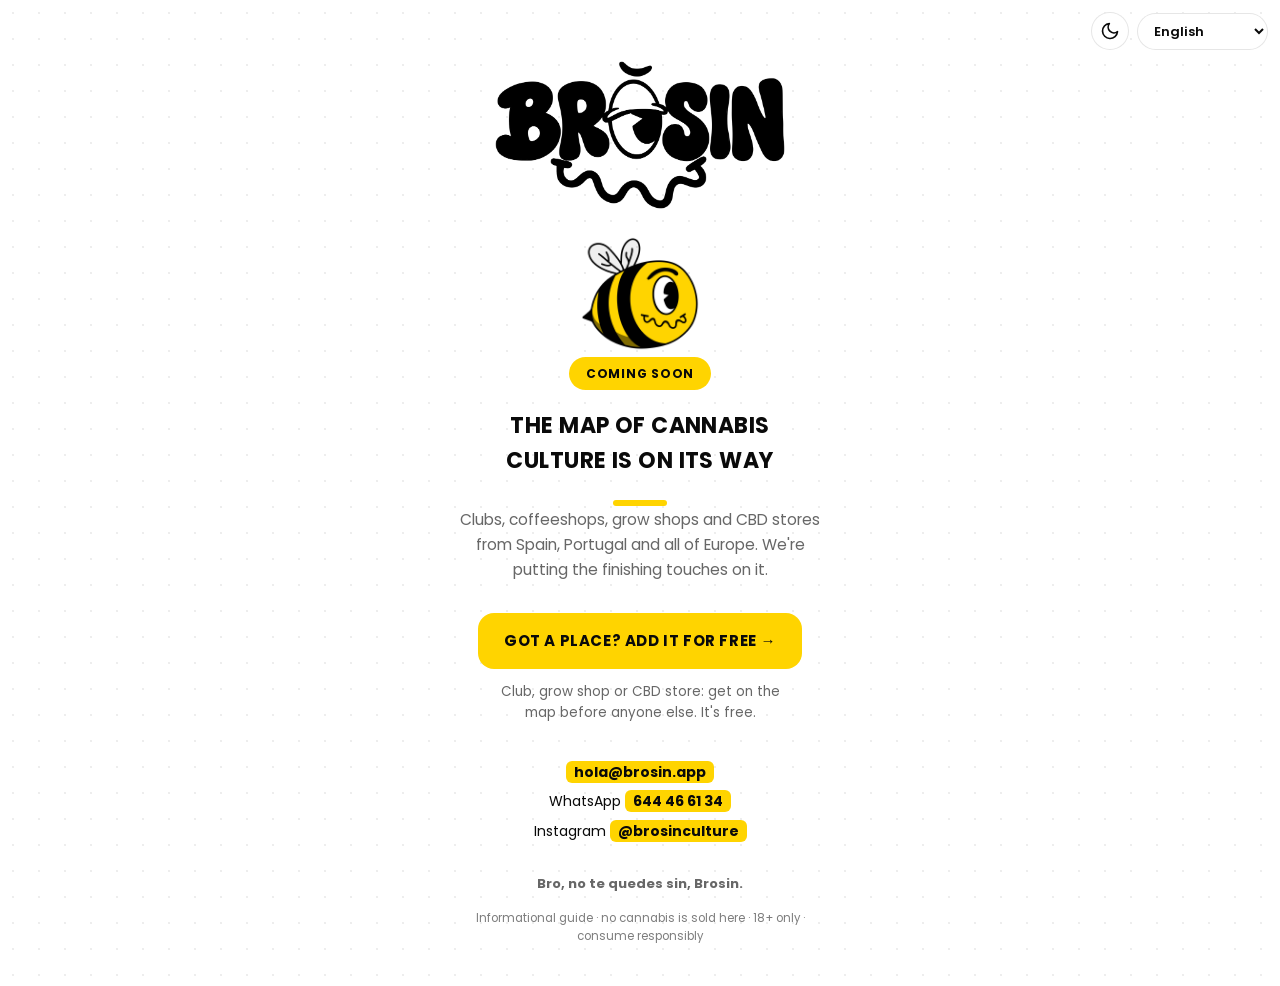
<file: index.html>
<!DOCTYPE html>
<html lang="es" data-theme="light">
<head>
<meta charset="UTF-8">
<meta name="viewport" content="width=device-width, initial-scale=1.0">
<meta name="theme-color" content="#FFFFFF">
<title>Brosin · Muy pronto</title>
<link rel="icon" href="assets/favicon-48.png" type="image/png">
<link rel="apple-touch-icon" href="assets/apple-touch-icon.png">
<script>(function(){try{var t=localStorage.getItem('brosin_theme');document.documentElement.setAttribute('data-theme',t==='dark'?'dark':'light');}catch(e){document.documentElement.setAttribute('data-theme','light');}})();</script>
<link rel="preconnect" href="https://fonts.googleapis.com">
<link rel="preconnect" href="https://fonts.gstatic.com" crossorigin>
<link href="https://fonts.googleapis.com/css2?family=Poppins:wght@400;500;700&display=swap" rel="stylesheet">
<style>
/* BROSIN · tokens Manual de Marca v3 (cap. 8.2) */
:root{
  --amarillo:#FFD400; --negro:#0A0A0A; --blanco:#FFFFFF; --morado:#9013FE;
  --carbon:#121212; --panal:#2A2A2A; --humo:#BDBDBD;
  --font:'Poppins',-apple-system,'Segoe UI',Roboto,Arial,sans-serif;
  --r-chip:16px; --r-pill:999px;
  /* Semánticas — MODO CLARO por defecto (tabla 4.3) */
  --bg:#FFFFFF; --card:#FFFFFF; --borde:rgba(10,10,10,.10);
  --texto:#0A0A0A; --texto-2:rgba(10,10,10,.62); --acento-txt:#0A0A0A;
  --dots:radial-gradient(rgba(10,10,10,.07) 1.1px,transparent 1.2px);
  --soon-bg:#FFD400; --soon-txt:#0A0A0A; --soon-bd:transparent;
}
html[data-theme="dark"]{
  --bg:#0A0A0A; --card:#121212; --borde:#2A2A2A;
  --texto:#FFFFFF; --texto-2:#BDBDBD; --acento-txt:#FFD400;
  --dots:radial-gradient(rgba(255,212,0,.09) 1.1px,transparent 1.2px);
  --soon-bg:#121212; --soon-txt:#FFD400; --soon-bd:#2A2A2A;
}
*{box-sizing:border-box}
body{margin:0;min-height:100vh;background:var(--bg);color:var(--texto);font-family:var(--font);font-size:16px;line-height:1.6;
  display:flex;flex-direction:column;align-items:center;justify-content:center;text-align:center;
  padding:56px 20px 40px;background-image:var(--dots);background-size:26px 26px;transition:background .25s,color .25s}
img{display:block}
.logo{width:min(70vw,300px);height:auto;margin:0 auto 22px}
html[data-theme="light"] .logo-dark{display:none}
html[data-theme="dark"] .logo-light{display:none}
.mascota{width:120px;height:auto;margin:0 auto 6px}
.soon{display:inline-block;background:var(--soon-bg);border:1px solid var(--soon-bd);border-radius:var(--r-pill);
  padding:6px 16px;font-size:12px;font-weight:700;letter-spacing:.06em;text-transform:uppercase;color:var(--soon-txt)}
h1{font-size:22px;font-weight:700;text-transform:uppercase;letter-spacing:.02em;margin:18px 0 8px;max-width:22ch}
.rule{width:54px;height:6px;background:var(--amarillo);border-radius:var(--r-pill);margin:14px auto 2px}
p.lead{color:var(--texto-2);max-width:42ch;margin:0 auto;font-size:15.5px}
.cta{margin-top:30px;display:inline-block;background:var(--amarillo);color:var(--negro);font-weight:700;font-size:15px;
  letter-spacing:.04em;text-transform:uppercase;padding:16px 26px;border-radius:var(--r-chip);text-decoration:none}
.sub{margin-top:12px;color:var(--texto-2);font-size:13.5px;max-width:34ch}
.contact{margin-top:34px;color:var(--texto);font-size:14px;line-height:2.1}
.contact b{color:var(--negro);background:var(--amarillo);padding:1px 8px;border-radius:6px}
html[data-theme="dark"] .contact b{color:var(--amarillo);background:transparent;padding:0}
.firma{margin-top:28px;font-size:13px;font-weight:700;color:var(--texto-2)}
.legal{margin-top:14px;font-size:11.5px;color:var(--texto-2);opacity:.85;max-width:44ch}
a.cta:focus-visible{outline:2px solid var(--amarillo);outline-offset:3px}
/* Controles tema + idioma */
#brosinCtrls{position:fixed;top:12px;right:12px;z-index:9998;display:flex;gap:8px;align-items:center}
#brosinTheme{width:38px;height:38px;display:flex;align-items:center;justify-content:center;background:var(--card);border:1px solid var(--borde);border-radius:var(--r-pill);color:var(--texto);cursor:pointer;padding:0}
#brosinTheme svg{width:20px;height:20px;stroke:currentColor;stroke-width:2;fill:none;stroke-linecap:round;stroke-linejoin:round}
#brosinLang{font-family:var(--font);font-size:13px;font-weight:600;background:var(--card);color:var(--texto);border:1px solid var(--borde);border-radius:var(--r-pill);padding:7px 12px;cursor:pointer}
#brosinTheme:focus-visible,#brosinLang:focus-visible{outline:2px solid var(--amarillo);outline-offset:2px}
</style>
</head>
<body>
  <img class="logo logo-dark" src="assets/logo-amarillo.png" alt="Brosin">
  <img class="logo logo-light" src="assets/logo-negro.png" alt="Brosin">
  <img class="mascota" src="assets/mascotas/abeja.png" alt="">
  <div class="soon" data-i18n="soon">Muy pronto</div>
  <h1 data-i18n="mp_h1">El mapa de la cultura cannábica está en camino</h1>
  <div class="rule"></div>
  <p class="lead" data-i18n="mp_lead">Clubes, coffeeshops, grow shops y tiendas de CBD de España, Portugal y toda Europa. Le estamos dando los últimos toques.</p>

  <a class="cta" href="formulario.html" data-i18n="mp_cta">¿Tienes un local? Añádelo gratis →</a>
  <div class="sub" data-i18n="mp_sub">Club, grow shop o tienda de CBD: entra antes que nadie en el mapa. Es gratis.</div>

  <div class="contact">
    <b>hola@brosin.app</b><br>
    WhatsApp <b>644 46 61 34</b><br>
    Instagram <b>@brosinculture</b>
  </div>

  <div class="firma">Bro, no te quedes sin, Brosin.</div>
  <div class="legal" data-i18n="legal_mini">Guía informativa · aquí no se vende cannabis · solo mayores de 18 años · consume con responsabilidad</div>

  <script src="brosin-i18n.js?v=3"></script>
</body>
</html>
</file>
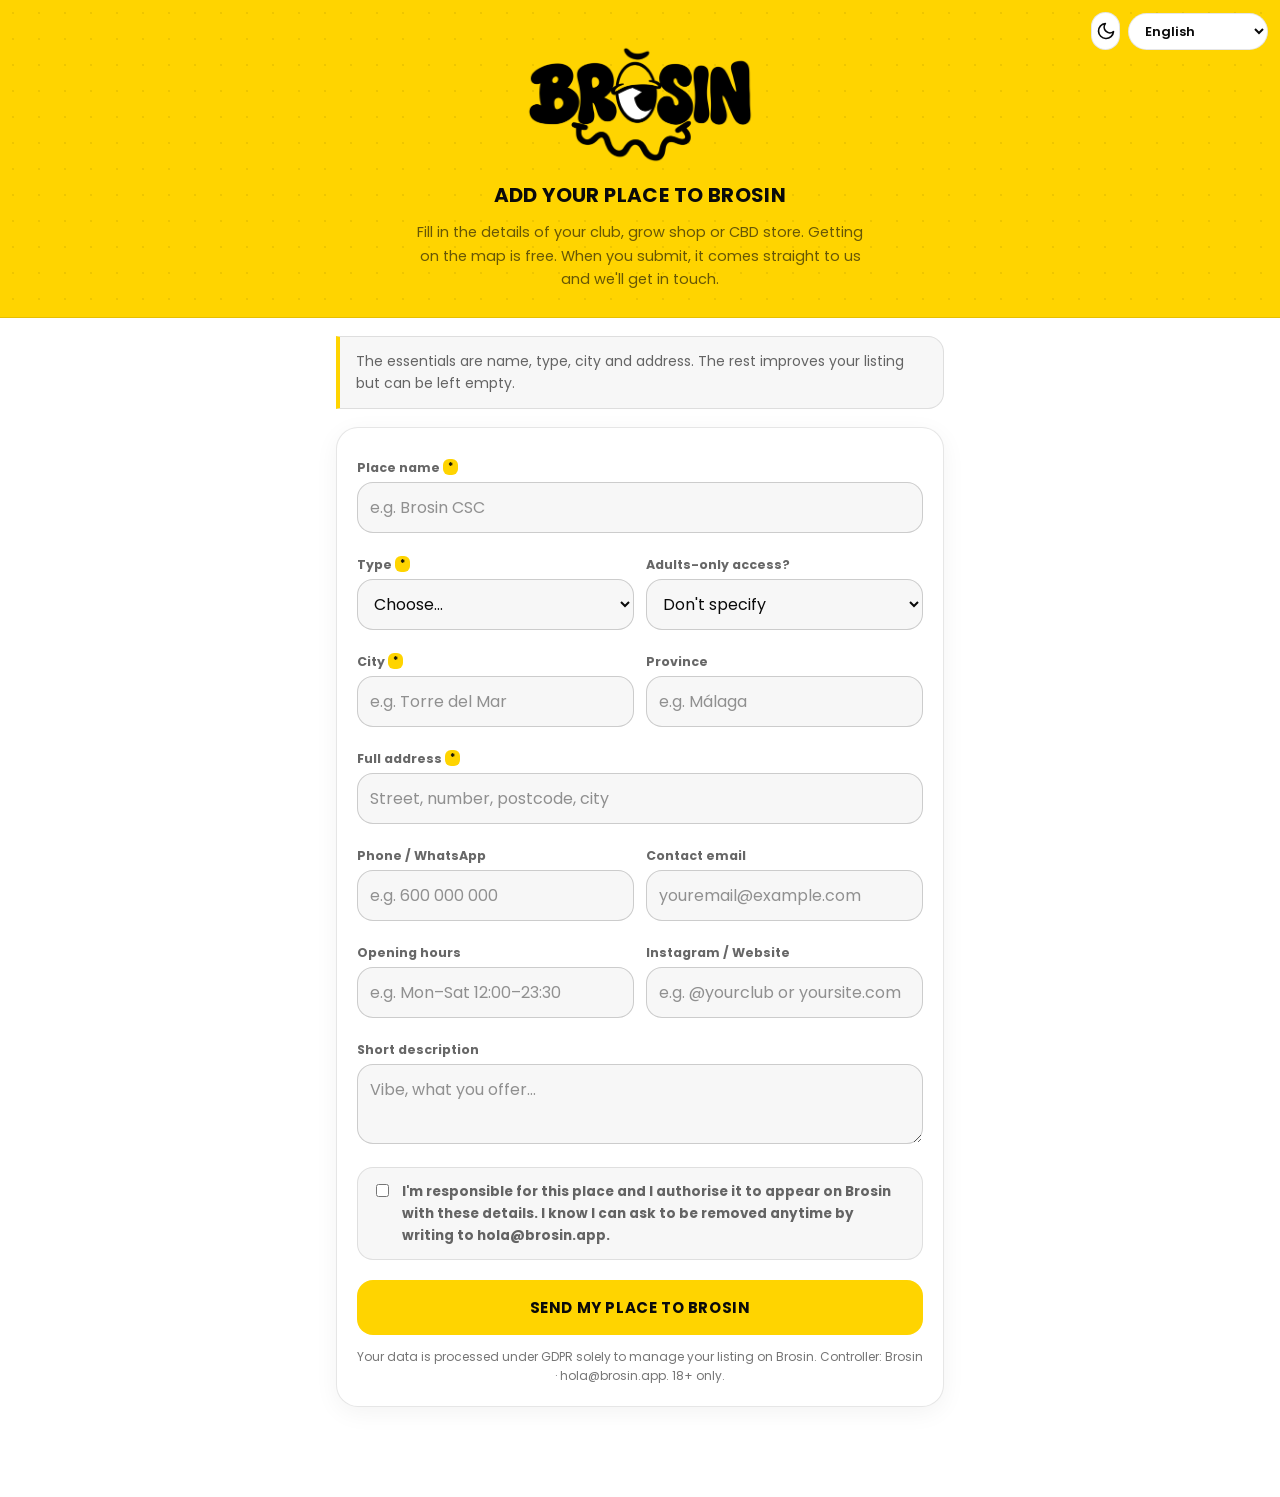
<file: formulario.html>
<!DOCTYPE html>
<html lang="es" data-theme="light">
<head>
<meta charset="UTF-8">
<meta name="viewport" content="width=device-width, initial-scale=1.0">
<meta name="theme-color" content="#FFFFFF">
<title>Brosin · Añade tu local</title>
<link rel="icon" href="assets/favicon-48.png" type="image/png">
<link rel="apple-touch-icon" href="assets/apple-touch-icon.png">
<script>(function(){try{var t=localStorage.getItem('brosin_theme');document.documentElement.setAttribute('data-theme',t==='dark'?'dark':'light');}catch(e){document.documentElement.setAttribute('data-theme','light');}})();</script>
<link rel="preconnect" href="https://fonts.googleapis.com">
<link rel="preconnect" href="https://fonts.gstatic.com" crossorigin>
<link href="https://fonts.googleapis.com/css2?family=Poppins:wght@400;500;700&display=swap" rel="stylesheet">
<style>
/* BROSIN · tokens del Manual de Marca v3 (cap. 8.2) */
:root{
  --amarillo:#FFD400; --negro:#0A0A0A; --blanco:#FFFFFF; --morado:#9013FE;
  --carbon:#121212; --panal:#2A2A2A; --humo:#BDBDBD;
  --font:'Poppins',-apple-system,'Segoe UI',Roboto,Arial,sans-serif;
  --r-card:22px; --r-chip:16px; --r-pill:999px;
  /* Semánticas — MODO CLARO por defecto (tabla 4.3) */
  --bg:#FFFFFF; --card:#FFFFFF; --borde:rgba(10,10,10,.10);
  --texto:#0A0A0A; --texto-2:rgba(10,10,10,.62); --acento-txt:#0A0A0A; --focus:#0A0A0A;
  --dots:radial-gradient(rgba(10,10,10,.07) 1.1px,transparent 1.2px);
  --input-bg:#F7F7F7; --input-bd:rgba(10,10,10,.18); --intro-bg:#F7F7F7;
  --soon-bg:#FFD400; --soon-txt:#0A0A0A; --soon-bd:transparent; --header-bg:#FFD400;
}
html[data-theme="dark"]{
  --bg:#0A0A0A; --card:#121212; --borde:#2A2A2A;
  --texto:#FFFFFF; --texto-2:#BDBDBD; --acento-txt:#FFD400; --focus:#FFD400;
  --dots:radial-gradient(rgba(255,212,0,.09) 1.1px,transparent 1.2px);
  --input-bg:#0A0A0A; --input-bd:#2A2A2A; --intro-bg:#121212;
  --soon-bg:#0A0A0A; --soon-txt:#FFD400; --soon-bd:#2A2A2A; --header-bg:#0A0A0A;
}
*{box-sizing:border-box}
body{margin:0;background:var(--bg);color:var(--texto);font-family:var(--font);font-size:16px;line-height:1.6;transition:background .25s,color .25s}
img{display:block}
.wrap{max-width:640px;margin:0 auto;padding:0 16px 90px}
header{background:var(--header-bg);padding:44px 16px 26px;text-align:center;background-image:var(--dots);background-size:26px 26px;border-bottom:1px solid var(--borde)}
header .logo{width:min(52vw,230px);height:auto;margin:0 auto 14px}
html[data-theme="light"] .logo-dark{display:none}
html[data-theme="dark"] .logo-light{display:none}
header h1{font-size:20px;font-weight:700;text-transform:uppercase;letter-spacing:.02em;margin:0}
header p{margin:10px auto 0;max-width:52ch;font-size:14.5px;color:var(--texto-2)}
header p b{color:var(--texto)}
.intro{background:var(--intro-bg);border:1px solid var(--borde);border-left:4px solid var(--amarillo);color:var(--texto-2);border-radius:0 var(--r-chip) var(--r-chip) 0;padding:13px 16px;font-size:14px;margin:18px 0}
.intro b{color:var(--texto)}
.card{background:var(--card);border:1px solid var(--borde);border-radius:var(--r-card);padding:20px;box-shadow:0 6px 24px rgba(10,10,10,.05)}
.grid{display:grid;grid-template-columns:1fr 1fr;gap:12px}
label{display:block;font-size:12.5px;font-weight:700;margin:10px 0 4px;color:var(--texto-2)}
label .req{display:inline-block;background:var(--amarillo);color:var(--negro);font-size:10px;line-height:1;padding:3px 5px;border-radius:6px;vertical-align:middle;transform:translateY(-1px)}
html[data-theme="dark"] label .req{background:transparent;color:var(--amarillo);padding:0;font-size:inherit;transform:none}
input,select,textarea{width:100%;font-family:inherit;font-size:16px;padding:12px;border:1px solid var(--input-bd);border-radius:var(--r-chip);background:var(--input-bg);color:var(--texto)}
input::placeholder,textarea::placeholder{color:var(--texto-2);opacity:.7}
input:focus,select:focus,textarea:focus{outline:none;border-color:var(--focus)}
select option{background:var(--card);color:var(--texto)}
textarea{resize:vertical;min-height:80px}
.full{grid-column:1/-1}
.consent{display:flex;gap:10px;align-items:flex-start;background:var(--input-bg);border:1px solid var(--borde);border-radius:var(--r-chip);padding:13px 14px;margin-top:16px;font-size:13.5px;color:var(--texto-2)}
.consent b{color:var(--texto)}
.consent input{width:auto;margin-top:3px;flex:none;accent-color:var(--amarillo)}
.btn{width:100%;margin-top:16px;background:var(--amarillo);color:var(--negro);font-family:inherit;font-weight:700;font-size:15px;letter-spacing:.04em;text-transform:uppercase;border:none;border-radius:var(--r-chip);padding:16px;cursor:pointer}
.btn:disabled{opacity:.6;cursor:default}
.legal{font-size:12px;color:var(--texto-2);margin-top:12px;text-align:center;opacity:.9}
.ok{display:none;text-align:center;background:var(--card);border:1px solid var(--borde);color:var(--texto);border-radius:var(--r-card);padding:40px 24px;background-image:var(--dots);background-size:26px 26px}
.ok img{height:130px;width:auto;margin:0 auto 8px}
.ok h2{color:var(--texto);font-size:22px;font-weight:700;text-transform:uppercase;letter-spacing:.02em;margin:10px 0}
.ok p{color:var(--texto-2);max-width:36ch;margin:0 auto}
.ok .pill{display:inline-block;margin-top:16px;background:var(--soon-bg);border:1px solid var(--soon-bd);border-radius:var(--r-pill);padding:6px 15px;font-size:11.5px;font-weight:700;color:var(--soon-txt)}
.err{display:none;background:#241012;border:1px solid #5a2626;color:#ff8a8a;border-radius:var(--r-chip);padding:12px 14px;font-size:14px;margin-top:12px;text-align:center}
button:focus-visible,a:focus-visible,input:focus-visible,select:focus-visible,textarea:focus-visible{outline:2px solid var(--amarillo);outline-offset:2px}
/* Controles tema + idioma */
#brosinCtrls{position:fixed;top:12px;right:12px;z-index:9998;display:flex;gap:8px;align-items:center}
#brosinTheme{width:38px;height:38px;display:flex;align-items:center;justify-content:center;background:var(--card);border:1px solid var(--borde);border-radius:var(--r-pill);color:var(--texto);cursor:pointer;padding:0}
#brosinTheme svg{width:20px;height:20px;stroke:currentColor;stroke-width:2;fill:none;stroke-linecap:round;stroke-linejoin:round}
#brosinLang{font-family:var(--font);font-size:13px;font-weight:600;background:var(--card);color:var(--texto);border:1px solid var(--borde);border-radius:var(--r-pill);padding:7px 12px;cursor:pointer}
@media(max-width:560px){.grid{grid-template-columns:1fr}}
</style>
</head>
<body>
<header>
  <img class="logo logo-dark" src="assets/logo-amarillo.png" alt="Brosin">
  <img class="logo logo-light" src="assets/logo-negro.png" alt="Brosin">
  <h1 data-i18n="f_title">Añade tu local a Brosin</h1>
  <p data-i18n="f_intro">Rellena los datos de tu club, grow shop o tienda de CBD. Es gratis salir en el mapa. Al enviar, nos llegan directamente y te contactamos.</p>
</header>
<div class="wrap">
  <div class="intro" data-i18n="f_note">Lo imprescindible es nombre, tipo, ciudad y dirección. El resto mejora tu ficha pero puede ir vacío.</div>

  <form id="f" class="card" action="https://formsubmit.co/ajax/hola@brosin.app" method="POST">
    <input type="hidden" name="_subject" value="Nuevo local para Brosin">
    <input type="hidden" name="_template" value="table">
    <input type="hidden" name="_captcha" value="false">
    <div class="grid">
      <div class="full"><label><span data-i18n="l_nombre">Nombre del local</span> <span class="req">*</span></label><input name="Nombre" required placeholder="Ej: Brosin CSC" data-i18n-ph="ph_nombre"></div>
      <div><label><span data-i18n="l_tipo">Tipo</span> <span class="req">*</span></label>
        <select name="Tipo" required>
          <option value="" data-i18n="opt_elige">Elige…</option>
          <option value="Club Social de Cannabis (CSC)" data-i18n="opt_csc">Club Social de Cannabis (CSC)</option>
          <option value="Grow shop" data-i18n="opt_grow">Grow shop</option>
          <option value="Tienda de CBD" data-i18n="opt_cbd">Tienda de CBD</option>
          <option value="Coffeeshop" data-i18n="opt_coffee">Coffeeshop</option>
          <option value="Medicinal" data-i18n="opt_med">Medicinal</option>
          <option value="Empresa del sector" data-i18n="opt_emp">Empresa del sector</option>
        </select>
      </div>
      <div><label data-i18n="l_edad">¿Acceso solo adultos?</label>
        <select name="Solo adultos"><option value="" data-i18n="opt_noind">No indicar</option><option>+18</option><option>+21</option></select>
      </div>
      <div><label><span data-i18n="l_ciudad">Ciudad</span> <span class="req">*</span></label><input name="Ciudad" required placeholder="Ej: Torre del Mar" data-i18n-ph="ph_ciudad"></div>
      <div><label data-i18n="l_prov">Provincia</label><input name="Provincia" placeholder="Ej: Málaga" data-i18n-ph="ph_prov"></div>
      <div class="full"><label><span data-i18n="l_dir">Dirección completa</span> <span class="req">*</span></label><input name="Direccion" required placeholder="Calle, número, CP, ciudad" data-i18n-ph="ph_dir"></div>
      <div><label data-i18n="l_tel">Teléfono / WhatsApp</label><input name="Telefono" placeholder="Ej: 600 000 000" data-i18n-ph="ph_tel"></div>
      <div><label data-i18n="l_email">Email de contacto</label><input type="email" name="Email" placeholder="tucorreo@ejemplo.com" data-i18n-ph="ph_email"></div>
      <div><label data-i18n="l_horario">Horario</label><input name="Horario" placeholder="Ej: L–S 12:00–23:30" data-i18n-ph="ph_horario"></div>
      <div><label data-i18n="l_redes">Instagram / Web</label><input name="Instagram o web" placeholder="Ej: @tuclub o tuweb.es" data-i18n-ph="ph_redes"></div>
      <div class="full"><label data-i18n="l_desc">Descripción corta</label><textarea name="Descripcion" placeholder="Ambiente, qué ofreces…" data-i18n-ph="ph_desc"></textarea></div>
    </div>

    <label class="consent">
      <input type="checkbox" name="Consentimiento" value="Sí, soy responsable y autorizo aparecer en Brosin" required>
      <span data-i18n="consent">Soy responsable de este local y autorizo que aparezca en Brosin con estos datos. Sé que puedo pedir la baja cuando quiera escribiendo a hola@brosin.app.</span>
    </label>

    <button class="btn" type="submit" id="btn" data-i18n="btn">Enviar mi local a Brosin</button>
    <div class="err" id="err" data-i18n="err">Ups, algo falló al enviar. Inténtalo de nuevo o escríbenos a hola@brosin.app.</div>
    <div class="legal" data-i18n="legal_form">Tus datos se tratan conforme al RGPD solo para gestionar tu alta en Brosin. Responsable: Brosin · hola@brosin.app. Solo +18.</div>
  </form>

  <div class="ok" id="ok">
    <img src="assets/mascotas/abeja.png" alt="">
    <h2 data-i18n="ok_title">¡Recibido, bro!</h2>
    <p data-i18n="ok_msg">Ya tenemos tu local. Le echamos un ojo y te contactamos para dejarlo perfecto en el mapa. ¡Gracias por sumarte a la colmena!</p>
    <div><span class="pill">Bro, no te quedes sin, Brosin.</span></div>
  </div>
</div>

<script src="brosin-i18n.js?v=3"></script>
<script>
var f=document.getElementById('f');
f.addEventListener('submit',function(e){
  e.preventDefault();
  var btn=document.getElementById('btn'); var err=document.getElementById('err');
  var T=(window.BrosinI18n&&window.BrosinI18n.t)?window.BrosinI18n.t:function(k){return '';};
  err.style.display='none'; btn.disabled=true; btn.textContent=T('sending')||'Enviando…';
  fetch(f.action,{method:'POST',body:new FormData(f),headers:{'Accept':'application/json'}})
  .then(function(r){ return r.json().catch(function(){return {};}); })
  .then(function(){ f.style.display='none'; document.getElementById('ok').style.display='block'; window.scrollTo({top:0,behavior:'smooth'}); })
  .catch(function(){ err.style.display='block'; btn.disabled=false; btn.textContent=T('btn')||'Enviar mi local a Brosin'; });
});
</script>
</body>
</html>
</file>
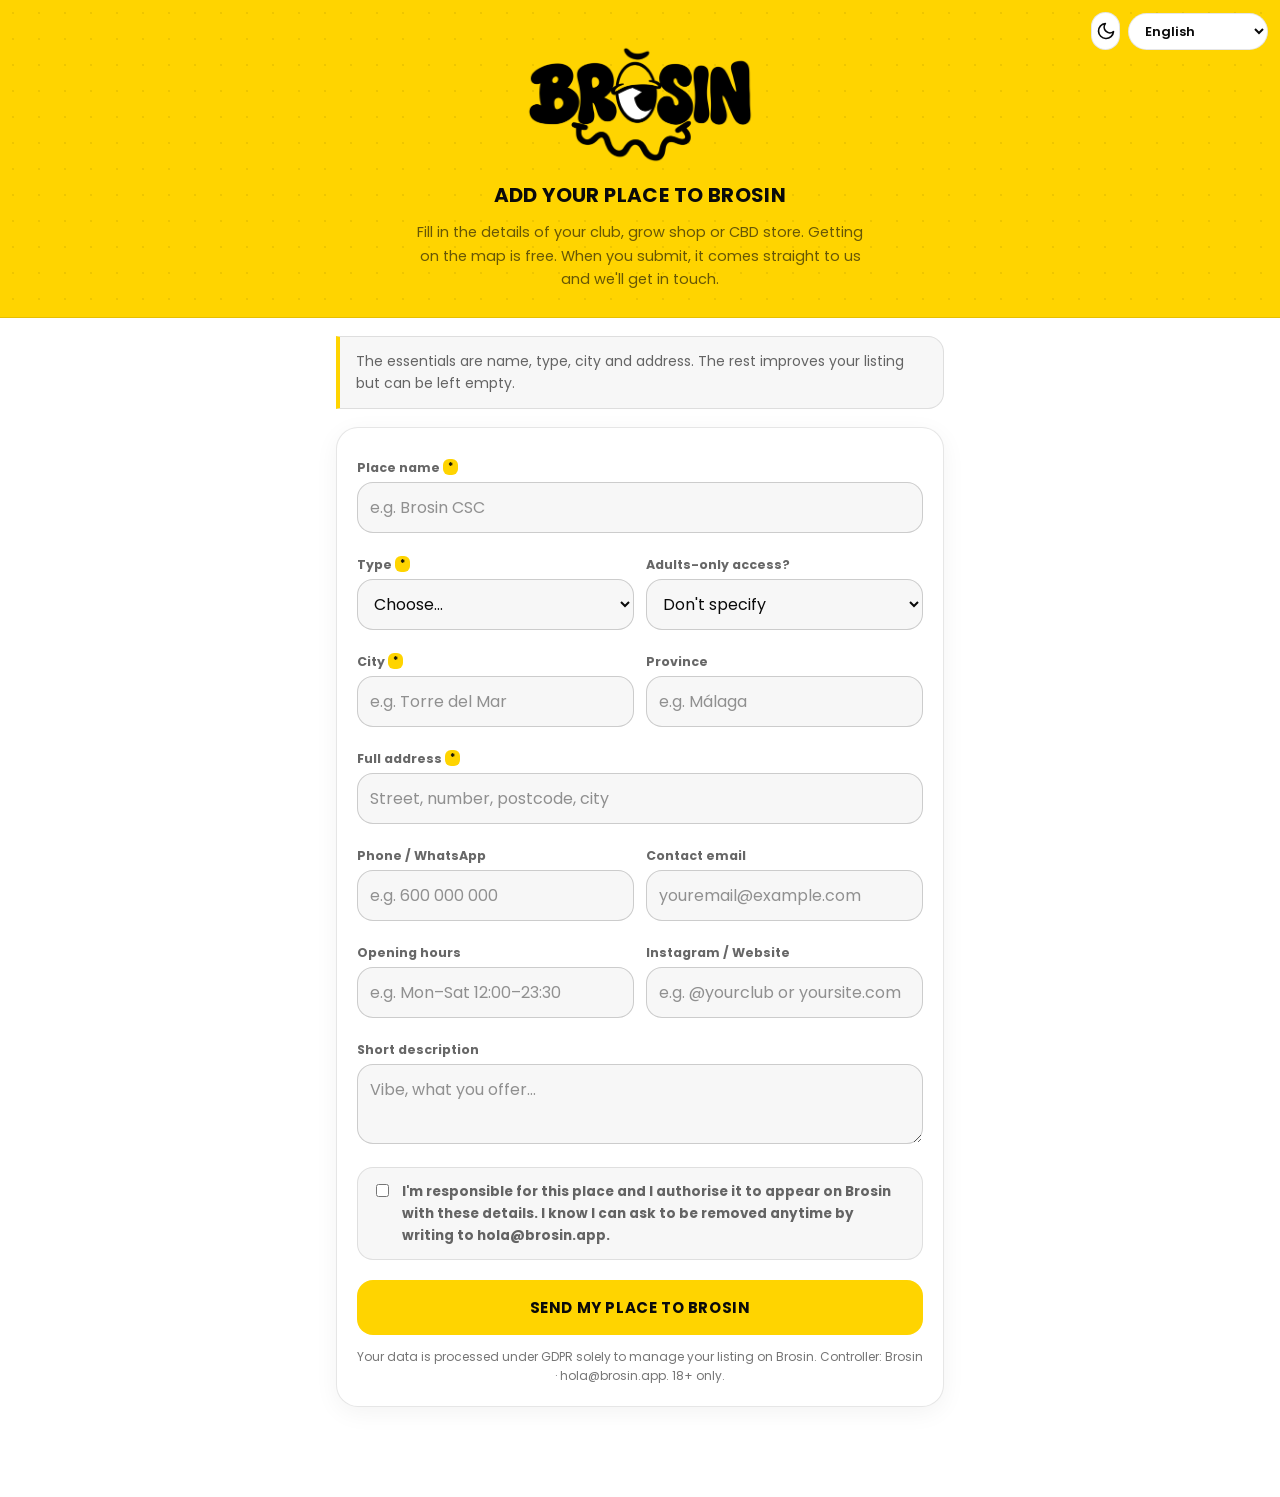
<file: preview-publico/formulario.html>
<!DOCTYPE html>
<html lang="es" data-theme="light">
<head>
<meta charset="UTF-8">
<meta name="viewport" content="width=device-width, initial-scale=1.0">
<meta name="theme-color" content="#FFFFFF">
<title>Brosin · Añade tu local</title>
<link rel="icon" href="assets/favicon-48.png" type="image/png">
<link rel="apple-touch-icon" href="assets/apple-touch-icon.png">
<script>(function(){try{var t=localStorage.getItem('brosin_theme');document.documentElement.setAttribute('data-theme',t==='dark'?'dark':'light');}catch(e){document.documentElement.setAttribute('data-theme','light');}})();</script>
<link rel="preconnect" href="https://fonts.googleapis.com">
<link rel="preconnect" href="https://fonts.gstatic.com" crossorigin>
<link href="https://fonts.googleapis.com/css2?family=Poppins:wght@400;500;700&display=swap" rel="stylesheet">
<style>
/* BROSIN · tokens del Manual de Marca v3 (cap. 8.2) */
:root{
  --amarillo:#FFD400; --negro:#0A0A0A; --blanco:#FFFFFF; --morado:#9013FE;
  --carbon:#121212; --panal:#2A2A2A; --humo:#BDBDBD;
  --font:'Poppins',-apple-system,'Segoe UI',Roboto,Arial,sans-serif;
  --r-card:22px; --r-chip:16px; --r-pill:999px;
  /* Semánticas — MODO CLARO por defecto (tabla 4.3) */
  --bg:#FFFFFF; --card:#FFFFFF; --borde:rgba(10,10,10,.10);
  --texto:#0A0A0A; --texto-2:rgba(10,10,10,.62); --acento-txt:#0A0A0A; --focus:#0A0A0A;
  --dots:radial-gradient(rgba(10,10,10,.07) 1.1px,transparent 1.2px);
  --input-bg:#F7F7F7; --input-bd:rgba(10,10,10,.18); --intro-bg:#F7F7F7;
  --soon-bg:#FFD400; --soon-txt:#0A0A0A; --soon-bd:transparent; --header-bg:#FFD400;
}
html[data-theme="dark"]{
  --bg:#0A0A0A; --card:#121212; --borde:#2A2A2A;
  --texto:#FFFFFF; --texto-2:#BDBDBD; --acento-txt:#FFD400; --focus:#FFD400;
  --dots:radial-gradient(rgba(255,212,0,.09) 1.1px,transparent 1.2px);
  --input-bg:#0A0A0A; --input-bd:#2A2A2A; --intro-bg:#121212;
  --soon-bg:#0A0A0A; --soon-txt:#FFD400; --soon-bd:#2A2A2A; --header-bg:#0A0A0A;
}
*{box-sizing:border-box}
body{margin:0;background:var(--bg);color:var(--texto);font-family:var(--font);font-size:16px;line-height:1.6;transition:background .25s,color .25s}
img{display:block}
.wrap{max-width:640px;margin:0 auto;padding:0 16px 90px}
header{background:var(--header-bg);padding:44px 16px 26px;text-align:center;background-image:var(--dots);background-size:26px 26px;border-bottom:1px solid var(--borde)}
header .logo{width:min(52vw,230px);height:auto;margin:0 auto 14px}
html[data-theme="light"] .logo-dark{display:none}
html[data-theme="dark"] .logo-light{display:none}
header h1{font-size:20px;font-weight:700;text-transform:uppercase;letter-spacing:.02em;margin:0}
header p{margin:10px auto 0;max-width:52ch;font-size:14.5px;color:var(--texto-2)}
header p b{color:var(--texto)}
.intro{background:var(--intro-bg);border:1px solid var(--borde);border-left:4px solid var(--amarillo);color:var(--texto-2);border-radius:0 var(--r-chip) var(--r-chip) 0;padding:13px 16px;font-size:14px;margin:18px 0}
.intro b{color:var(--texto)}
.card{background:var(--card);border:1px solid var(--borde);border-radius:var(--r-card);padding:20px;box-shadow:0 6px 24px rgba(10,10,10,.05)}
.grid{display:grid;grid-template-columns:1fr 1fr;gap:12px}
label{display:block;font-size:12.5px;font-weight:700;margin:10px 0 4px;color:var(--texto-2)}
label .req{display:inline-block;background:var(--amarillo);color:var(--negro);font-size:10px;line-height:1;padding:3px 5px;border-radius:6px;vertical-align:middle;transform:translateY(-1px)}
html[data-theme="dark"] label .req{background:transparent;color:var(--amarillo);padding:0;font-size:inherit;transform:none}
input,select,textarea{width:100%;font-family:inherit;font-size:16px;padding:12px;border:1px solid var(--input-bd);border-radius:var(--r-chip);background:var(--input-bg);color:var(--texto)}
input::placeholder,textarea::placeholder{color:var(--texto-2);opacity:.7}
input:focus,select:focus,textarea:focus{outline:none;border-color:var(--focus)}
select option{background:var(--card);color:var(--texto)}
textarea{resize:vertical;min-height:80px}
.full{grid-column:1/-1}
.consent{display:flex;gap:10px;align-items:flex-start;background:var(--input-bg);border:1px solid var(--borde);border-radius:var(--r-chip);padding:13px 14px;margin-top:16px;font-size:13.5px;color:var(--texto-2)}
.consent b{color:var(--texto)}
.consent input{width:auto;margin-top:3px;flex:none;accent-color:var(--amarillo)}
.btn{width:100%;margin-top:16px;background:var(--amarillo);color:var(--negro);font-family:inherit;font-weight:700;font-size:15px;letter-spacing:.04em;text-transform:uppercase;border:none;border-radius:var(--r-chip);padding:16px;cursor:pointer}
.btn:disabled{opacity:.6;cursor:default}
.legal{font-size:12px;color:var(--texto-2);margin-top:12px;text-align:center;opacity:.9}
.ok{display:none;text-align:center;background:var(--card);border:1px solid var(--borde);color:var(--texto);border-radius:var(--r-card);padding:40px 24px;background-image:var(--dots);background-size:26px 26px}
.ok img{height:130px;width:auto;margin:0 auto 8px}
.ok h2{color:var(--texto);font-size:22px;font-weight:700;text-transform:uppercase;letter-spacing:.02em;margin:10px 0}
.ok p{color:var(--texto-2);max-width:36ch;margin:0 auto}
.ok .pill{display:inline-block;margin-top:16px;background:var(--soon-bg);border:1px solid var(--soon-bd);border-radius:var(--r-pill);padding:6px 15px;font-size:11.5px;font-weight:700;color:var(--soon-txt)}
.err{display:none;background:#241012;border:1px solid #5a2626;color:#ff8a8a;border-radius:var(--r-chip);padding:12px 14px;font-size:14px;margin-top:12px;text-align:center}
button:focus-visible,a:focus-visible,input:focus-visible,select:focus-visible,textarea:focus-visible{outline:2px solid var(--amarillo);outline-offset:2px}
/* Controles tema + idioma */
#brosinCtrls{position:fixed;top:12px;right:12px;z-index:9998;display:flex;gap:8px;align-items:center}
#brosinTheme{width:38px;height:38px;display:flex;align-items:center;justify-content:center;background:var(--card);border:1px solid var(--borde);border-radius:var(--r-pill);color:var(--texto);cursor:pointer;padding:0}
#brosinTheme svg{width:20px;height:20px;stroke:currentColor;stroke-width:2;fill:none;stroke-linecap:round;stroke-linejoin:round}
#brosinLang{font-family:var(--font);font-size:13px;font-weight:600;background:var(--card);color:var(--texto);border:1px solid var(--borde);border-radius:var(--r-pill);padding:7px 12px;cursor:pointer}
@media(max-width:560px){.grid{grid-template-columns:1fr}}
</style>
</head>
<body>
<header>
  <img class="logo logo-dark" src="assets/logo-amarillo.png" alt="Brosin">
  <img class="logo logo-light" src="assets/logo-negro.png" alt="Brosin">
  <h1 data-i18n="f_title">Añade tu local a Brosin</h1>
  <p data-i18n="f_intro">Rellena los datos de tu club, grow shop o tienda de CBD. Es gratis salir en el mapa. Al enviar, nos llegan directamente y te contactamos.</p>
</header>
<div class="wrap">
  <div class="intro" data-i18n="f_note">Lo imprescindible es nombre, tipo, ciudad y dirección. El resto mejora tu ficha pero puede ir vacío.</div>

  <form id="f" class="card" action="https://formsubmit.co/ajax/hola@brosin.app" method="POST">
    <input type="hidden" name="_subject" value="Nuevo local para Brosin">
    <input type="hidden" name="Ficha" id="fFicha" value="">
    <input type="hidden" name="_template" value="table">
    <input type="hidden" name="_captcha" value="false">
    <div class="grid">
      <div class="full"><label><span data-i18n="l_nombre">Nombre del local</span> <span class="req">*</span></label><input name="Nombre" required placeholder="Ej: Brosin CSC" data-i18n-ph="ph_nombre"></div>
      <div><label><span data-i18n="l_tipo">Tipo</span> <span class="req">*</span></label>
        <select name="Tipo" required>
          <option value="" data-i18n="opt_elige">Elige…</option>
          <option value="Club Social de Cannabis (CSC)" data-i18n="opt_csc">Club Social de Cannabis (CSC)</option>
          <option value="Grow shop" data-i18n="opt_grow">Grow shop</option>
          <option value="Tienda de CBD" data-i18n="opt_cbd">Tienda de CBD</option>
          <option value="Coffeeshop" data-i18n="opt_coffee">Coffeeshop</option>
          <option value="Medicinal" data-i18n="opt_med">Medicinal</option>
          <option value="Empresa del sector" data-i18n="opt_emp">Empresa del sector</option>
        </select>
      </div>
      <div><label data-i18n="l_edad">¿Acceso solo adultos?</label>
        <select name="Solo adultos"><option value="" data-i18n="opt_noind">No indicar</option><option>+18</option><option>+21</option></select>
      </div>
      <div><label><span data-i18n="l_ciudad">Ciudad</span> <span class="req">*</span></label><input name="Ciudad" required placeholder="Ej: Torre del Mar" data-i18n-ph="ph_ciudad"></div>
      <div><label data-i18n="l_prov">Provincia</label><input name="Provincia" placeholder="Ej: Málaga" data-i18n-ph="ph_prov"></div>
      <div class="full"><label><span data-i18n="l_dir">Dirección completa</span> <span class="req">*</span></label><input name="Direccion" required placeholder="Calle, número, CP, ciudad" data-i18n-ph="ph_dir"></div>
      <div><label data-i18n="l_tel">Teléfono / WhatsApp</label><input name="Telefono" placeholder="Ej: 600 000 000" data-i18n-ph="ph_tel"></div>
      <div><label data-i18n="l_email">Email de contacto</label><input type="email" name="Email" placeholder="tucorreo@ejemplo.com" data-i18n-ph="ph_email"></div>
      <div><label data-i18n="l_horario">Horario</label><input name="Horario" placeholder="Ej: L–S 12:00–23:30" data-i18n-ph="ph_horario"></div>
      <div><label data-i18n="l_redes">Instagram / Web</label><input name="Instagram o web" placeholder="Ej: @tuclub o tuweb.es" data-i18n-ph="ph_redes"></div>
      <div class="full"><label data-i18n="l_desc">Descripción corta</label><textarea name="Descripcion" placeholder="Ambiente, qué ofreces…" data-i18n-ph="ph_desc"></textarea></div>
    </div>

    <label class="consent">
      <input type="checkbox" name="Consentimiento" value="Sí, soy responsable y autorizo aparecer en Brosin" required>
      <span data-i18n="consent">Soy responsable de este local y autorizo que aparezca en Brosin con estos datos. Sé que puedo pedir la baja cuando quiera escribiendo a hola@brosin.app.</span>
    </label>

    <button class="btn" type="submit" id="btn" data-i18n="btn">Enviar mi local a Brosin</button>
    <div class="err" id="err" data-i18n="err">Ups, algo falló al enviar. Inténtalo de nuevo o escríbenos a hola@brosin.app.</div>
    <div class="legal" data-i18n="legal_form">Tus datos se tratan conforme al RGPD solo para gestionar tu alta en Brosin. Responsable: Brosin · hola@brosin.app. Solo +18.</div>
  </form>

  <div class="ok" id="ok">
    <img src="assets/mascotas/abeja.png" alt="">
    <h2 data-i18n="ok_title">¡Recibido, bro!</h2>
    <p data-i18n="ok_msg">Ya tenemos tu local. Le echamos un ojo y te contactamos para dejarlo perfecto en el mapa. ¡Gracias por sumarte a la colmena!</p>
    <div><span class="pill">Bro, no te quedes sin, Brosin.</span></div>
  </div>
</div>

<script src="brosin-i18n.js?v=brosin-2135-10"></script>
<script>
var f=document.getElementById('f');

/* ── Prellenado desde la ficha del mapa ────────────────────────────
   La app enlaza aquí con los datos que ya tenemos, para que el local
   solo tenga que completar lo que falta (horario, web, descripción)
   en vez de escribirlo todo otra vez. */
(function(){
  var P=new URLSearchParams(location.search);
  if(!P.get('id')) return;

  var TIPOS={csc:'Club Social de Cannabis (CSC)',grow:'Grow shop',cbd:'Tienda de CBD',
             coffeeshop:'Coffeeshop',medicinal:'Medicinal',empresa:'Empresa del sector'};
  function set(sel,val){ if(!val) return; var el=f.querySelector(sel); if(el) el.value=val; }

  set('[name="Nombre"]',    P.get('nombre'));
  set('[name="Ciudad"]',    P.get('ciudad'));
  set('[name="Provincia"]', P.get('prov'));
  set('[name="Direccion"]', P.get('dir'));
  set('[name="Telefono"]',  P.get('tel'));
  set('[name="Email"]',     P.get('email'));
  set('[name="Instagram o web"]', P.get('web'));

  var tipo=TIPOS[P.get('tipo')];
  if(tipo){ var sel=f.querySelector('[name="Tipo"]');
    for(var i=0;i<sel.options.length;i++) if(sel.options[i].text===tipo){ sel.selectedIndex=i; break; } }

  var modo=P.get('modo')||'alta';
  document.getElementById('fFicha').value='#'+P.get('id')+' ('+modo+')';
  document.querySelector('[name="_subject"]').value =
    (modo==='baja'  ? 'BAJA pedida · ficha #' :
     modo==='error' ? 'Aviso de error en ficha #' :
                      'Actualización de ficha #')+P.get('id');

  /* ── Modo baja ────────────────────────────────────────────────
     Quien viene a pedir la baja no viene a rellenar una ficha:
     viene a irse. Pedirle horarios y descripción sería tomarle el
     pelo. Se deja solo lo justo para saber quién es y poder
     demostrar cuándo lo pidió, y se le quita el "required" a todo
     lo demás para que pueda enviar en dos segundos. */
  if(modo==='baja'){
    /* Se cambian las CLAVES de traducción, no los textos.
       Si escribiera aquí el castellano a pelo, un alemán que pulsa
       "Eintrag entfernen" aterrizaría en una página en español — y la
       puerta de salida es lo último que puede estar en un solo idioma.
       Al final se vuelve a aplicar el idioma y se traduce todo. */
    var poner=function(sel,clave){
      var el=document.querySelector(sel); if(el) el.setAttribute('data-i18n',clave);
    };
    poner('header h1','b_title');
    poner('header p','b_intro');
    poner('.intro','b_note');
    poner('#btn','b_btn');
    poner('#ok h2','b_ok_t');
    poner('#ok p','b_ok_m');
    poner('.legal','b_legal');

    /* fuera los campos que aquí no pintan nada */
    ['Horario','Descripcion','Solo adultos','Instagram o web','Tipo','Provincia'].forEach(function(n){
      var el=f.querySelector('[name="'+n+'"]'); if(el) el.closest('div').remove();
    });
    /* lo demás, opcional: ya tenemos sus datos */
    f.querySelectorAll('[required]').forEach(function(el){ el.removeAttribute('required'); });
    f.querySelectorAll('.req').forEach(function(el){ el.remove(); });

    /* la casilla ya no es un permiso, es una declaración */
    var chk=f.querySelector('[name="Consentimiento"]');
    chk.name='Declaracion';
    chk.value='Soy responsable de este local y pido la baja';
    chk.setAttribute('required','required');
    chk.parentNode.querySelector('span').setAttribute('data-i18n','b_decl');

    /* qué quiere exactamente: no es lo mismo salir del mapa que
       no querer estar guardado en ningún sitio */
    var qué=document.createElement('div');
    qué.className='full';
    qué.innerHTML='<label data-i18n="b_que">¿Qué quieres?</label>'+
      '<select name="Que pide" required>'+
        '<option value="Quitadme del mapa" data-i18n="b_op1">Quitadme del mapa público</option>'+
        '<option value="Borradme del todo" data-i18n="b_op2">Borradme del todo, tampoco quiero estar guardado</option>'+
      '</select>';
    f.querySelector('.grid').appendChild(qué);
  }

  /* Aviso arriba, para que se entienda qué está pasando */
  var box=document.createElement('div');
  box.className='intro';
  box.style.cssText='background:#FFD400;color:#0A0A0A;border-color:#FFD400;font-weight:600';
  var T=function(k,alt){ var v=window.BrosinI18n?BrosinI18n.t(k):''; return v||alt; };
  box.textContent =
    modo==='baja'  ? T('b_aviso','Vas a pedir la baja de «{n}». Comprueba que es tu local y envía.')
                       .replace('{n}', P.get('nombre')||'') :
    modo==='error' ? 'Estás avisando de un error en la ficha de "'+(P.get('nombre')||'')+'". Corrige lo que esté mal y envía.' :
                     'Ya hemos rellenado lo que sabemos de "'+(P.get('nombre')||'')+'". Revísalo y completa lo que falte.';
  var intro=document.querySelector('.intro');
  intro.parentNode.insertBefore(box,intro);

  /* Ahora que están puestas todas las claves, se traduce la página
     entera al idioma de quien mira. Esto tiene que ir al final. */
  if(modo==='baja' && window.BrosinI18n){
    BrosinI18n.apply(BrosinI18n.lang());
    /* La pestaña del navegador también: si dice "Añade tu local"
       mientras estás pidiendo la baja, parece que te han colado otra cosa. */
    document.title='Brosin · '+(document.querySelector('header h1').textContent||'');
  }
})();
f.addEventListener('submit',function(e){
  e.preventDefault();
  var btn=document.getElementById('btn'); var err=document.getElementById('err');
  var T=(window.BrosinI18n&&window.BrosinI18n.t)?window.BrosinI18n.t:function(k){return '';};
  err.style.display='none'; btn.disabled=true; btn.textContent=T('sending')||'Enviando…';
  fetch(f.action,{method:'POST',body:new FormData(f),headers:{'Accept':'application/json'}})
  .then(function(r){ return r.json().catch(function(){return {};}); })
  .then(function(){ f.style.display='none'; document.getElementById('ok').style.display='block'; window.scrollTo({top:0,behavior:'smooth'}); })
  .catch(function(){ err.style.display='block'; btn.disabled=false; btn.textContent=T('btn')||'Enviar mi local a Brosin'; });
});
</script>
</body>
</html>
</file>
